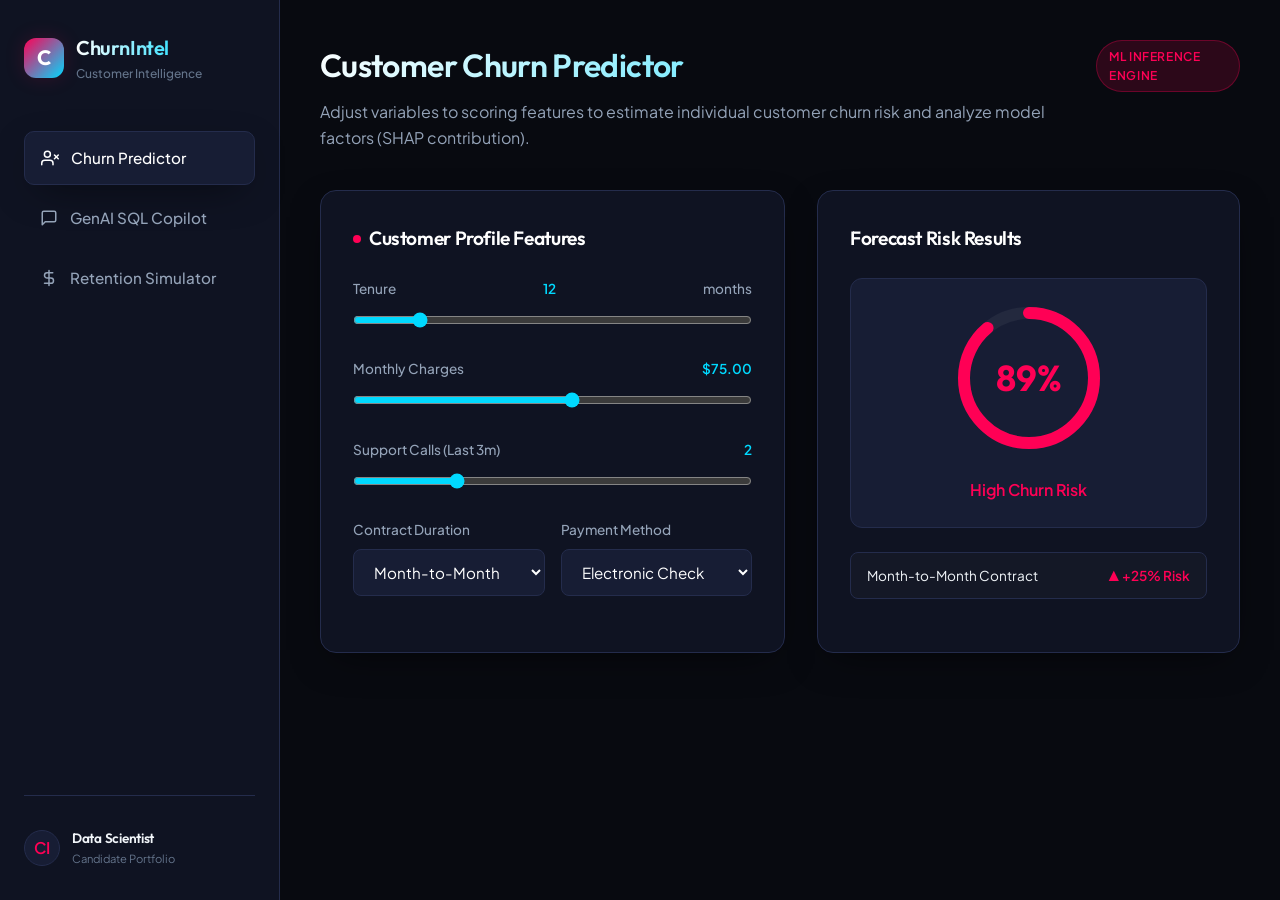
<file: churn-predictive-agent/index.html>
<!DOCTYPE html>
<html lang="en">
<head>
    <meta charset="UTF-8">
    <meta name="viewport" content="width=device-width, initial-scale=1.0">
    <title>ChurnIntel - Predictive Analytics & GenAI SQL Copilot</title>
    <meta name="description" content="AI customer intelligence platform showcasing supervised machine learning (churn forecasting) and conversational SQL query agents.">
    <link rel="stylesheet" href="styles.css">
</head>
<body>
    <div class="app-container">
        <!-- Sidebar Navigation -->
        <aside class="sidebar">
            <div class="logo-container">
                <div class="logo-icon">C</div>
                <div class="logo-text">
                    <h2>ChurnIntel</h2>
                    <p>Customer Intelligence</p>
                </div>
            </div>
            
            <nav>
                <ul class="nav-links">
                    <li class="nav-item active" data-tab="churn-predictor">
                        <a href="#churn-predictor" id="nav-churn-predictor">
                            <svg width="18" height="18" viewBox="0 0 24 24" fill="none" stroke="currentColor" stroke-width="2" stroke-linecap="round" stroke-linejoin="round"><path d="M16 21v-2a4 4 0 0 0-4-4H5a4 4 0 0 0-4 4v2"></path><circle cx="8.5" cy="7" r="4"></circle><line x1="18" y1="8" x2="23" y2="13"></line><line x1="23" y1="8" x2="18" y2="13"></line></svg>
                            Churn Predictor
                        </a>
                    </li>
                    <li class="nav-item" data-tab="sql-copilot">
                        <a href="#sql-copilot" id="nav-sql-copilot">
                            <svg width="18" height="18" viewBox="0 0 24 24" fill="none" stroke="currentColor" stroke-width="2" stroke-linecap="round" stroke-linejoin="round"><path d="M21 15a2 2 0 0 1-2 2H7l-4 4V5a2 2 0 0 1 2-2h14a2 2 0 0 1 2 2z"></path></svg>
                            GenAI SQL Copilot
                        </a>
                    </li>
                    <li class="nav-item" data-tab="retention-sim">
                        <a href="#retention-sim" id="nav-retention-sim">
                            <svg width="18" height="18" viewBox="0 0 24 24" fill="none" stroke="currentColor" stroke-width="2" stroke-linecap="round" stroke-linejoin="round"><path d="M12 2v20M17 5H9.5a3.5 3.5 0 0 0 0 7h5a3.5 3.5 0 0 1 0 7H6"></path></svg>
                            Retention Simulator
                        </a>
                    </li>
                </ul>
            </nav>
            
            <div class="sidebar-footer">
                <div class="footer-profile">
                    <div class="avatar">CI</div>
                    <div class="profile-info">
                        <h4>Data Scientist</h4>
                        <p>Candidate Portfolio</p>
                    </div>
                </div>
            </div>
        </aside>

        <!-- Main Content Area -->
        <main class="main-content">
            
            <!-- TAB 1: CHURN PREDICTOR -->
            <section id="tab-churn-predictor" class="tab-content active">
                <div class="section-header">
                    <div class="section-title">
                        <h1>Customer Churn Predictor</h1>
                        <p>Adjust variables to scoring features to estimate individual customer churn risk and analyze model factors (SHAP contribution).</p>
                    </div>
                    <span class="badge badge-danger">ML Inference Engine</span>
                </div>

                <div class="dashboard-grid">
                    <!-- Sliders & Inputs -->
                    <div class="card">
                        <h3 class="card-title">
                            <span class="accent-dot dot-red"></span> Customer Profile Features
                        </h3>
                        <form id="predictor-form">
                            <div class="form-group">
                                <label for="tenure">Tenure <span class="slider-val" id="tenure-val">12</span> months</label>
                                <input type="range" id="tenure" min="1" max="72" value="12">
                            </div>
                            
                            <div class="form-group">
                                <label for="monthly-charges">Monthly Charges <span class="slider-val">$<span id="charges-val">75.00</span></span></label>
                                <input type="range" id="monthly-charges" min="20" max="120" value="75" step="1">
                            </div>

                            <div class="form-group">
                                <label for="support-calls">Support Calls (Last 3m) <span class="slider-val" id="calls-val">2</span></label>
                                <input type="range" id="support-calls" min="0" max="8" value="2">
                            </div>

                            <div class="form-row">
                                <div class="form-group">
                                    <label for="contract">Contract Duration</label>
                                    <select id="contract">
                                        <option value="Month-to-Month" selected>Month-to-Month</option>
                                        <option value="One-Year">One-Year</option>
                                        <option value="Two-Year">Two-Year</option>
                                    </select>
                                </div>
                                <div class="form-group">
                                    <label for="payment">Payment Method</label>
                                    <select id="payment">
                                        <option value="Electronic Check" selected>Electronic Check</option>
                                        <option value="Credit Card">Credit Card</option>
                                        <option value="Bank Transfer">Bank Transfer</option>
                                    </select>
                                </div>
                            </div>
                        </form>
                    </div>

                    <!-- Risk Output & Explanability -->
                    <div class="card">
                        <h3 class="card-title">Forecast Risk Results</h3>
                        
                        <div class="gauge-container">
                            <div class="radial-progress">
                                <svg>
                                    <circle class="bg-circle" cx="75" cy="75" r="65"></circle>
                                    <circle class="val-circle" id="progress-circle" cx="75" cy="75" r="65"></circle>
                                </svg>
                                <div class="gauge-val" id="risk-score-pct">0%</div>
                            </div>
                            <div class="gauge-label" id="risk-status">Low Churn Risk</div>
                        </div>

                        <div class="explain-list" id="shap-contributions">
                            <!-- Populated by JavaScript dynamically -->
                        </div>
                    </div>
                </div>
            </section>

            <!-- TAB 2: GENAI SQL COPILOT -->
            <section id="tab-sql-copilot" class="tab-content">
                <div class="section-header">
                    <div class="section-title">
                        <h1>GenAI SQL Copilot</h1>
                        <p>Ask natural language questions about customer data. The offline agent translates requests to SQL and displays raw database queries and analytical outputs.</p>
                    </div>
                    <span class="badge badge-danger">Agentic Data Agent</span>
                </div>

                <div class="agent-grid">
                    <!-- Explanation and Chips -->
                    <div style="display:flex; flex-direction:column; gap:1.5rem;">
                        <div class="card">
                            <h3 class="card-title">
                                <span class="accent-dot dot-blue"></span> Conversational SQL Agent
                            </h3>
                            <p style="font-size:0.85rem; color:var(--text-secondary); margin-bottom:1.25rem;">
                                This module simulates a Retrieval-Augmented Generation (RAG) SQL Agent. Try clicking one of the sample prompts below, or type your own question:
                            </p>
                            
                            <div class="prompt-chips">
                                <span class="prompt-chip" data-query="Select customers at high risk of churning">Get High-Risk Customers</span>
                                <span class="prompt-chip" data-query="Show customers with Month-to-Month contracts and monthly charges over 85 dollars">Month-to-Month High Charges</span>
                                <span class="prompt-chip" data-query="Find customers with tenure under 6 months who made more than 2 support calls">Short Tenure & High Support Calls</span>
                                <span class="prompt-chip" data-query="Find long tenure customers on Two-Year contracts">Retained Multi-Year Customers</span>
                            </div>
                        </div>

                        <div class="card" style="font-size:0.8rem; color:var(--text-secondary);">
                            <h4 style="color:white; margin-bottom:0.5rem;">Database Schema (`customers`):</h4>
                            <ul style="padding-left:1.25rem; display:flex; flex-direction:column; gap:0.25rem;">
                                <li><code>customer_id</code> (VARCHAR) - Unique ID</li>
                                <li><code>tenure</code> (INT) - Months of subscription</li>
                                <li><code>monthly_charges</code> (DECIMAL) - Monthly billing cost ($)</li>
                                <li><code>support_calls</code> (INT) - Calls in last 3 months</li>
                                <li><code>contract</code> (VARCHAR) - Month-to-Month, One-Year, Two-Year</li>
                                <li><code>churn</code> (INT) - 1 (Churmed/High-Risk), 0 (Active)</li>
                            </ul>
                        </div>
                    </div>

                    <!-- Chat Box -->
                    <div class="card chat-card">
                        <div class="chat-header">
                            <div class="agent-avatar">AI</div>
                            <div>
                                <h4 style="color:white; font-size:0.95rem;">Copilot Database Analyst</h4>
                                <p style="font-size:0.75rem; color:var(--text-muted)">Online • Connected to Customers SQLite</p>
                            </div>
                        </div>
                        
                        <div class="chat-messages" id="chat-box">
                            <div class="message agent">
                                Hello! I'm your Data Science Copilot. You can ask me to write SQL queries and analyze customer patterns. Try asking: <em>"Show customers at high risk of churning"</em>
                            </div>
                        </div>

                        <div class="chat-input-container">
                            <input type="text" class="chat-input" id="chat-user-input" placeholder="Query customer database in plain English...">
                            <button class="btn-send" id="btn-chat-send">
                                <svg width="18" height="18" viewBox="0 0 24 24" fill="none" stroke="currentColor" stroke-width="2" stroke-linecap="round" stroke-linejoin="round"><line x1="22" y1="2" x2="11" y2="13"></line><polygon points="22 2 15 22 11 13 2 9 22 2"></polygon></svg>
                            </button>
                        </div>
                    </div>
                </div>
            </section>

            <!-- TAB 3: RETENTION SIMULATOR -->
            <section id="tab-retention-sim" class="tab-content">
                <div class="section-header">
                    <div class="section-title">
                        <h1>Campaign Retention Simulator</h1>
                        <p>Simulate the financial impact of proactive marketing campaigns by targeting groups segmented by our ML model.</p>
                    </div>
                    <span class="badge badge-danger">Impact Evaluation</span>
                </div>

                <div class="dashboard-grid">
                    <!-- Simulation Settings -->
                    <div class="card">
                        <h3 class="card-title">
                            <span class="accent-dot dot-green"></span> Campaign Settings
                        </h3>
                        <form id="sim-form">
                            <div class="form-group">
                                <label for="sim-target-size">Targeted High-Risk Customer Cohort</label>
                                <input type="number" id="sim-target-size" value="150" min="1" max="1000" required>
                            </div>
                            
                            <div class="form-group">
                                <label for="sim-discount">Voucher Incentive Discount ($)</label>
                                <div class="input-with-suffix" style="position:relative;">
                                    <input type="number" id="sim-discount" value="20" min="1" max="100" required>
                                    <span style="position:absolute; right:1rem; top:50%; transform:translateY(-50%); color:var(--text-muted); font-size:0.85rem;">$</span>
                                </div>
                            </div>

                            <div class="form-group">
                                <label for="sim-success-rate">Voucher Acceptance/Recovery Success Rate</label>
                                <div class="input-with-suffix" style="position:relative;">
                                    <input type="number" id="sim-success-rate" value="70" min="1" max="100" required>
                                    <span style="position:absolute; right:1rem; top:50%; transform:translateY(-50%); color:var(--text-muted); font-size:0.85rem;">%</span>
                                </div>
                            </div>

                            <div class="form-group">
                                <label for="sim-ltv">Customer Lifetime Value (LTV)</label>
                                <div class="input-with-suffix" style="position:relative;">
                                    <input type="number" id="sim-ltv" value="120" min="1" max="1000" required>
                                    <span style="position:absolute; right:1rem; top:50%; transform:translateY(-50%); color:var(--text-muted); font-size:0.85rem;">$</span>
                                </div>
                            </div>
                        </form>
                    </div>

                    <!-- Projection Results -->
                    <div class="card">
                        <h3 class="card-title">Simulation ROI</h3>
                        <div class="results-container">
                            <div class="metric-highlight">
                                <div class="metric-value" id="sim-savings">--</div>
                                <div class="metric-label">Net Campaign Financial Savings</div>
                            </div>

                            <div class="metrics-grid">
                                <div class="mini-metric">
                                    <div class="mini-metric-val" id="sim-saved-revenue">--</div>
                                    <div class="mini-metric-lbl">Recovered LTV Revenue</div>
                                </div>
                                <div class="mini-metric">
                                    <div class="mini-metric-val" id="sim-cost">--</div>
                                    <div class="mini-metric-lbl">Total Incentive Cost</div>
                                </div>
                                <div class="mini-metric">
                                    <div class="mini-metric-val" id="sim-saved-count">--</div>
                                    <div class="mini-metric-lbl">Customers Saved</div>
                                </div>
                                <div class="mini-metric">
                                    <div class="mini-metric-val" id="sim-roi-val">--</div>
                                    <div class="mini-metric-lbl">Campaign ROI</div>
                                </div>
                            </div>

                            <table class="details-table">
                                <thead>
                                    <tr>
                                        <th>Campaign Phase</th>
                                        <th>Description</th>
                                        <th>Projected Value</th>
                                    </tr>
                                </thead>
                                <tbody>
                                    <tr>
                                        <td>Target Cohort size</td>
                                        <td>Identified by ChurnIntel Model</td>
                                        <td id="table-cohort">--</td>
                                    </tr>
                                    <tr>
                                        <td>Total Marketing Spend</td>
                                        <td>Target Cohort * Voucher Value</td>
                                        <td id="table-spend" style="color:var(--accent-red)">--</td>
                                    </tr>
                                    <tr>
                                        <td>Retained Customers value</td>
                                        <td>Saved Customers * LTV</td>
                                        <td id="table-retained-val" style="color:var(--success)">--</td>
                                    </tr>
                                </tbody>
                            </table>
                        </div>
                    </div>
                </div>
            </section>

        </main>
    </div>

    <!-- Application Script Logic -->
    <script src="app.js"></script>
</body>
</html>
</file>
<file: churn-predictive-agent/styles.css>
@import url('https://fonts.googleapis.com/css2?family=Outfit:wght@300;400;500;600;700&family=Plus+Jakarta+Sans:wght@300;400;500;600;700&family=JetBrains+Mono:wght@400;500;600&display=swap');

:root {
    --bg-primary: #080a10;
    --bg-secondary: #0f1322;
    --bg-tertiary: #171d34;
    --border-color: #242c4c;
    --text-primary: #f1f5f9;
    --text-secondary: #94a3b8;
    --text-muted: #64748b;
    --primary: #00d9ff;
    --primary-glow: rgba(0, 217, 255, 0.15);
    --accent-red: #ff0055;
    --accent-red-glow: rgba(255, 0, 85, 0.15);
    --success: #00ff88;
    --success-glow: rgba(0, 255, 136, 0.15);
    --warning: #ffaa00;
    --font-heading: 'Outfit', sans-serif;
    --font-body: 'Plus Jakarta Sans', sans-serif;
    --font-mono: 'JetBrains Mono', monospace;
    --transition: all 0.3s cubic-bezier(0.4, 0, 0.2, 1);
    --shadow: 0 12px 40px -15px rgba(0, 0, 0, 0.7);
}

* {
    margin: 0;
    padding: 0;
    box-sizing: border-box;
}

body {
    background-color: var(--bg-primary);
    color: var(--text-primary);
    font-family: var(--font-body);
    line-height: 1.6;
    overflow-x: hidden;
}

h1, h2, h3, h4, h5, h6 {
    font-family: var(--font-heading);
    font-weight: 600;
    letter-spacing: -0.02em;
}

/* App Layout */
.app-container {
    display: flex;
    min-height: 100vh;
}

/* Sidebar Styling */
.sidebar {
    width: 280px;
    background-color: var(--bg-secondary);
    border-right: 1px solid var(--border-color);
    padding: 2rem 1.5rem;
    display: flex;
    flex-direction: column;
    position: fixed;
    height: 100vh;
    z-index: 100;
}

.logo-container {
    display: flex;
    align-items: center;
    gap: 0.75rem;
    margin-bottom: 3rem;
}

.logo-icon {
    width: 40px;
    height: 40px;
    background: linear-gradient(135deg, var(--accent-red), var(--primary));
    border-radius: 12px;
    display: flex;
    align-items: center;
    justify-content: center;
    font-family: var(--font-heading);
    font-weight: 700;
    font-size: 1.3rem;
    color: white;
    box-shadow: 0 0 20px var(--accent-red-glow);
}

.logo-text h2 {
    font-size: 1.25rem;
    background: linear-gradient(to right, #ffffff, #00d9ff);
    -webkit-background-clip: text;
    -webkit-text-fill-color: transparent;
}

.logo-text p {
    font-size: 0.75rem;
    color: var(--text-muted);
    font-weight: 500;
}

.nav-links {
    list-style: none;
    display: flex;
    flex-direction: column;
    gap: 0.5rem;
}

.nav-item a {
    display: flex;
    align-items: center;
    gap: 0.75rem;
    padding: 0.85rem 1rem;
    color: var(--text-secondary);
    text-decoration: none;
    border-radius: 10px;
    font-size: 0.95rem;
    font-weight: 500;
    transition: var(--transition);
}

.nav-item a:hover {
    color: var(--text-primary);
    background-color: rgba(255, 255, 255, 0.02);
}

.nav-item.active a {
    color: white;
    background-color: var(--bg-tertiary);
    border: 1px solid var(--border-color);
    box-shadow: var(--shadow);
}

.sidebar-footer {
    margin-top: auto;
    padding-top: 2rem;
    border-top: 1px solid var(--border-color);
}

.footer-profile {
    display: flex;
    align-items: center;
    gap: 0.75rem;
}

.avatar {
    width: 36px;
    height: 36px;
    background-color: var(--bg-tertiary);
    border: 1px solid var(--border-color);
    border-radius: 50%;
    display: flex;
    align-items: center;
    justify-content: center;
    color: var(--accent-red);
    font-weight: 600;
}

.profile-info h4 {
    font-size: 0.85rem;
    color: var(--text-primary);
}

.profile-info p {
    font-size: 0.7rem;
    color: var(--text-muted);
}

/* Main Content Area */
.main-content {
    flex: 1;
    margin-left: 280px;
    padding: 2.5rem;
    max-width: 1200px;
}

/* Section Header */
.section-header {
    margin-bottom: 2.5rem;
    display: flex;
    justify-content: space-between;
    align-items: flex-start;
}

.section-title h1 {
    font-size: 2rem;
    color: white;
    margin-bottom: 0.5rem;
    background: linear-gradient(135deg, #ffffff 0%, #00d9ff 100%);
    -webkit-background-clip: text;
    -webkit-text-fill-color: transparent;
}

.section-title p {
    color: var(--text-secondary);
    font-size: 1rem;
}

.badge {
    padding: 0.35rem 0.75rem;
    border-radius: 50px;
    font-size: 0.75rem;
    font-weight: 600;
    text-transform: uppercase;
    letter-spacing: 0.05em;
}

.badge-danger {
    background-color: var(--accent-red-glow);
    color: var(--accent-red);
    border: 1px solid rgba(255, 0, 85, 0.3);
}

/* Dashboard Grid layouts */
.dashboard-grid {
    display: grid;
    grid-template-columns: 1.1fr 1fr;
    gap: 2rem;
    margin-bottom: 2.5rem;
}

.agent-grid {
    display: grid;
    grid-template-columns: 1.2fr 1.8fr;
    gap: 2rem;
    margin-bottom: 2.5rem;
}

@media (max-width: 992px) {
    .dashboard-grid, .agent-grid {
        grid-template-columns: 1fr;
    }
}

/* Cards */
.card {
    background-color: var(--bg-secondary);
    border: 1px solid var(--border-color);
    border-radius: 16px;
    padding: 2rem;
    box-shadow: var(--shadow);
    transition: var(--transition);
}

.card:hover {
    border-color: rgba(0, 217, 255, 0.3);
}

.card-title {
    font-size: 1.2rem;
    color: white;
    margin-bottom: 1.5rem;
    display: flex;
    align-items: center;
    gap: 0.5rem;
}

.accent-dot {
    display: inline-block;
    width: 8px;
    height: 8px;
    border-radius: 50%;
}

.dot-red { background-color: var(--accent-red); }
.dot-blue { background-color: var(--primary); }
.dot-green { background-color: var(--success); }

/* Form Elements */
.form-group {
    margin-bottom: 1.5rem;
}

.form-row {
    display: grid;
    grid-template-columns: 1fr 1fr;
    gap: 1rem;
}

label {
    display: flex;
    justify-content: space-between;
    font-size: 0.85rem;
    color: var(--text-secondary);
    margin-bottom: 0.5rem;
    font-weight: 500;
}

.slider-val {
    color: var(--primary);
    font-weight: 600;
}

input[type="range"] {
    width: 100%;
    accent-color: var(--primary);
    margin-top: 0.25rem;
}

select, input[type="number"] {
    width: 100%;
    background-color: var(--bg-tertiary);
    border: 1px solid var(--border-color);
    color: white;
    padding: 0.75rem 1rem;
    border-radius: 8px;
    font-family: var(--font-body);
    font-size: 0.95rem;
    transition: var(--transition);
}

select:focus, input[type="number"]:focus {
    outline: none;
    border-color: var(--primary);
    box-shadow: 0 0 0 3px var(--primary-glow);
}

/* Outputs & Gauges */
.gauge-container {
    display: flex;
    flex-direction: column;
    align-items: center;
    justify-content: center;
    padding: 1.5rem;
    background-color: var(--bg-tertiary);
    border: 1px solid var(--border-color);
    border-radius: 12px;
    text-align: center;
    position: relative;
}

.radial-progress {
    width: 150px;
    height: 150px;
    position: relative;
    display: flex;
    align-items: center;
    justify-content: center;
    margin-bottom: 1rem;
}

.radial-progress svg {
    width: 150px;
    height: 150px;
    transform: rotate(-90deg);
}

.radial-progress circle {
    width: 100%;
    height: 100%;
    fill: none;
    stroke-width: 12;
    stroke-linecap: round;
}

.radial-progress .bg-circle {
    stroke: rgba(255, 255, 255, 0.05);
}

.radial-progress .val-circle {
    stroke: var(--success);
    stroke-dasharray: 440;
    stroke-dashoffset: 440;
    transition: stroke-dashoffset 0.8s ease, stroke 0.8s ease;
}

.gauge-val {
    position: absolute;
    font-size: 2.25rem;
    font-weight: 700;
    color: white;
    font-family: var(--font-heading);
}

.gauge-label {
    font-size: 1rem;
    font-weight: 600;
    margin-top: 0.5rem;
}

/* Explainability List (SHAP contributions) */
.explain-list {
    display: flex;
    flex-direction: column;
    gap: 0.75rem;
    margin-top: 1.5rem;
    width: 100%;
}

.explain-item {
    display: flex;
    justify-content: space-between;
    align-items: center;
    padding: 0.75rem 1rem;
    background-color: rgba(255, 255, 255, 0.02);
    border-radius: 8px;
    border: 1px solid var(--border-color);
    font-size: 0.85rem;
}

.explain-factor {
    display: flex;
    align-items: center;
    gap: 0.5rem;
    color: var(--text-primary);
}

.explain-impact {
    font-weight: 600;
}

.impact-increase { color: var(--accent-red); }
.impact-decrease { color: var(--success); }

/* Chatbot Interface styling */
.chat-card {
    display: flex;
    flex-direction: column;
    height: 520px;
    padding: 0;
    overflow: hidden;
}

.chat-header {
    padding: 1.25rem 1.5rem;
    border-bottom: 1px solid var(--border-color);
    display: flex;
    align-items: center;
    gap: 0.75rem;
}

.agent-avatar {
    width: 32px;
    height: 32px;
    background-color: var(--primary-glow);
    border: 1px solid var(--primary);
    border-radius: 50%;
    display: flex;
    align-items: center;
    justify-content: center;
    color: var(--primary);
    font-weight: 700;
    font-size: 0.85rem;
}

.chat-messages {
    flex: 1;
    overflow-y: auto;
    padding: 1.5rem;
    display: flex;
    flex-direction: column;
    gap: 1.25rem;
}

.message {
    max-width: 85%;
    padding: 0.85rem 1.1rem;
    border-radius: 12px;
    font-size: 0.9rem;
}

.message.user {
    background-color: var(--bg-tertiary);
    border: 1px solid var(--border-color);
    color: white;
    align-self: flex-end;
    border-bottom-right-radius: 2px;
}

.message.agent {
    background-color: rgba(0, 217, 255, 0.05);
    border: 1px solid rgba(0, 217, 255, 0.2);
    color: var(--text-primary);
    align-self: flex-start;
    border-bottom-left-radius: 2px;
}

.chat-input-container {
    padding: 1.25rem;
    border-top: 1px solid var(--border-color);
    background-color: var(--bg-primary);
    display: flex;
    gap: 0.75rem;
}

.chat-input {
    flex: 1;
    background-color: var(--bg-tertiary);
    border: 1px solid var(--border-color);
    color: white;
    padding: 0.75rem 1rem;
    border-radius: 8px;
    font-family: var(--font-body);
    font-size: 0.9rem;
    transition: var(--transition);
}

.chat-input:focus {
    outline: none;
    border-color: var(--primary);
}

.btn-send {
    background-color: var(--primary);
    border: none;
    color: black;
    font-weight: 700;
    width: 44px;
    height: 44px;
    border-radius: 8px;
    cursor: pointer;
    display: flex;
    align-items: center;
    justify-content: center;
    transition: var(--transition);
}

.btn-send:hover {
    background-color: white;
    box-shadow: 0 0 15px var(--primary-glow);
}

/* Suggested prompts list */
.prompt-chips {
    display: flex;
    flex-wrap: wrap;
    gap: 0.5rem;
    margin-bottom: 1rem;
}

.prompt-chip {
    background-color: rgba(255, 255, 255, 0.02);
    border: 1px solid var(--border-color);
    padding: 0.4rem 0.8rem;
    border-radius: 50px;
    font-size: 0.75rem;
    color: var(--text-secondary);
    cursor: pointer;
    transition: var(--transition);
}

.prompt-chip:hover {
    border-color: var(--primary);
    color: white;
    background-color: var(--primary-glow);
}

/* SQL query & SQL response blocks */
.sql-query-block {
    font-family: var(--font-mono);
    background-color: #06080f;
    border: 1px solid var(--border-color);
    padding: 0.75rem 1rem;
    border-radius: 6px;
    color: #e2e8f0;
    font-size: 0.8rem;
    margin: 0.5rem 0;
    overflow-x: auto;
}

.sql-table-container {
    max-height: 180px;
    overflow-y: auto;
    margin-top: 0.5rem;
    border: 1px solid var(--border-color);
    border-radius: 6px;
}

.sql-table {
    width: 100%;
    border-collapse: collapse;
    font-size: 0.75rem;
}

.sql-table th, .sql-table td {
    padding: 0.5rem;
    border-bottom: 1px solid var(--border-color);
    text-align: left;
}

.sql-table th {
    background-color: var(--bg-tertiary);
    color: var(--text-muted);
}

/* Tables and ROI layouts */
.details-table {
    width: 100%;
    border-collapse: collapse;
    margin-top: 1rem;
}

.details-table th, .details-table td {
    padding: 0.75rem;
    text-align: left;
    border-bottom: 1px solid var(--border-color);
    font-size: 0.85rem;
}

.details-table th {
    color: var(--text-muted);
}

/* ROI result highlight cards */
.metric-highlight {
    background: linear-gradient(135deg, var(--bg-tertiary), rgba(15, 19, 34, 0.8));
    border: 1px solid var(--border-color);
    border-radius: 12px;
    padding: 1.5rem;
    text-align: center;
    position: relative;
    overflow: hidden;
    margin-bottom: 1.5rem;
}

.metric-highlight::before {
    content: '';
    position: absolute;
    top: 0;
    left: 0;
    width: 4px;
    height: 100%;
    background-color: var(--primary);
}

.metric-highlight.danger::before {
    background-color: var(--accent-red);
}

.metric-value {
    font-size: 2.5rem;
    font-weight: 700;
    font-family: var(--font-heading);
}

.metric-label {
    font-size: 0.85rem;
    color: var(--text-secondary);
}

.metrics-grid {
    display: grid;
    grid-template-columns: repeat(2, 1fr);
    gap: 1rem;
    margin-bottom: 1.5rem;
}

.mini-metric {
    background-color: rgba(255, 255, 255, 0.01);
    border: 1px solid var(--border-color);
    border-radius: 10px;
    padding: 1rem;
}

.mini-metric-val {
    font-size: 1.15rem;
    font-weight: 600;
    color: white;
}

.mini-metric-lbl {
    font-size: 0.75rem;
    color: var(--text-muted);
}

/* Tabs switcher styling */
.tab-content {
    display: none;
}

.tab-content.active {
    display: block;
}
</file>
